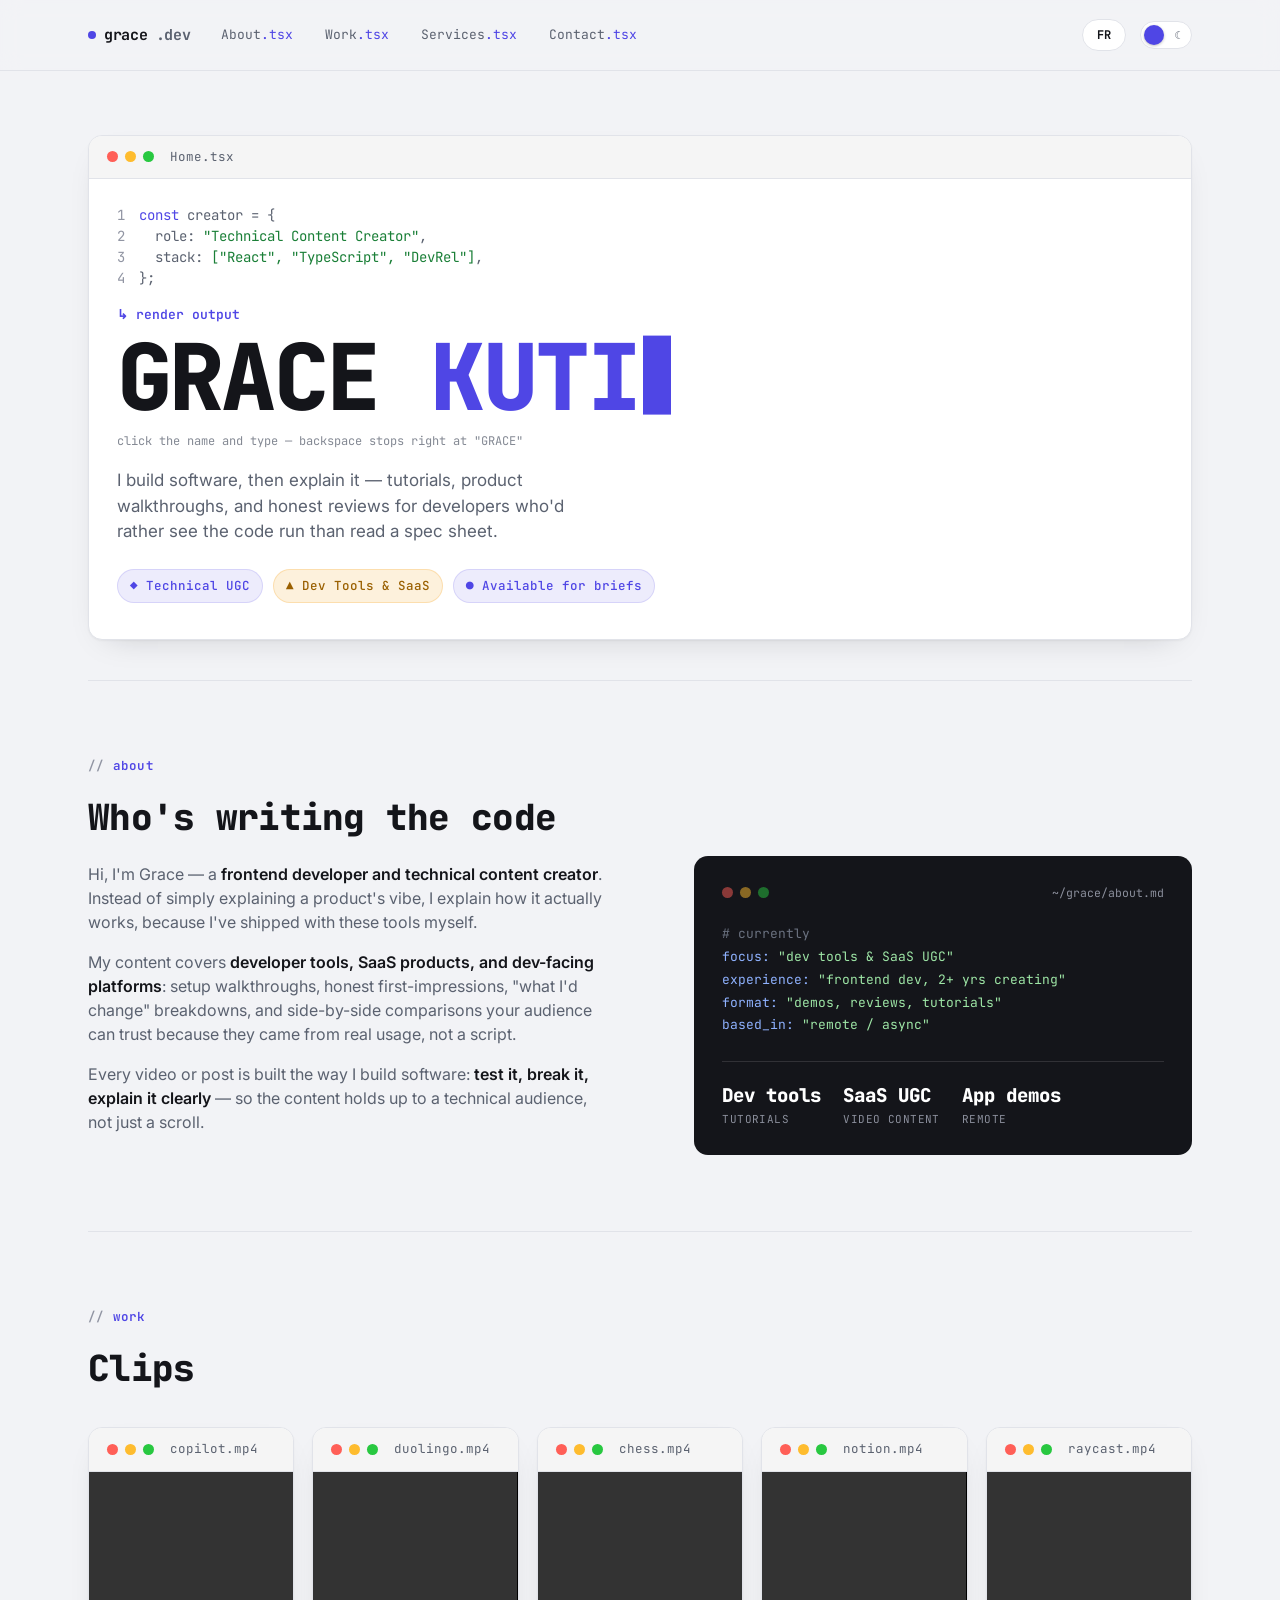
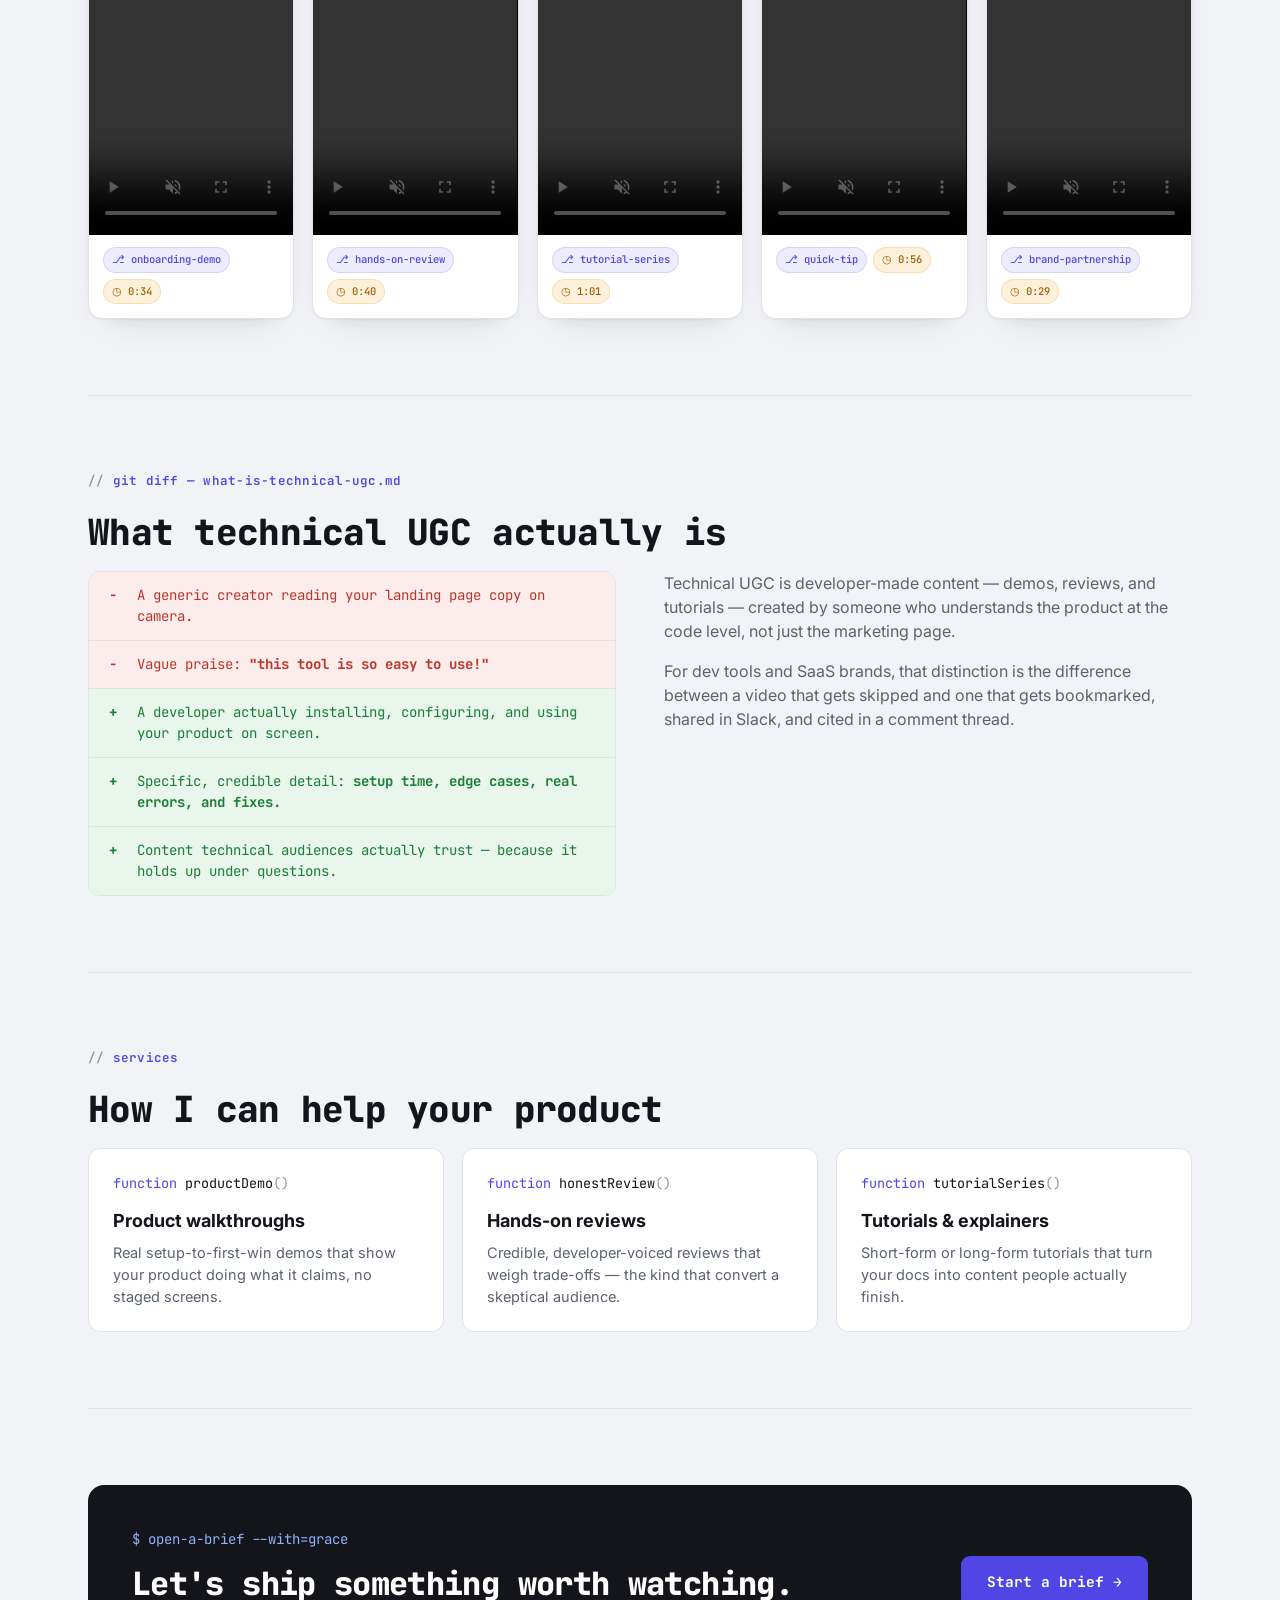
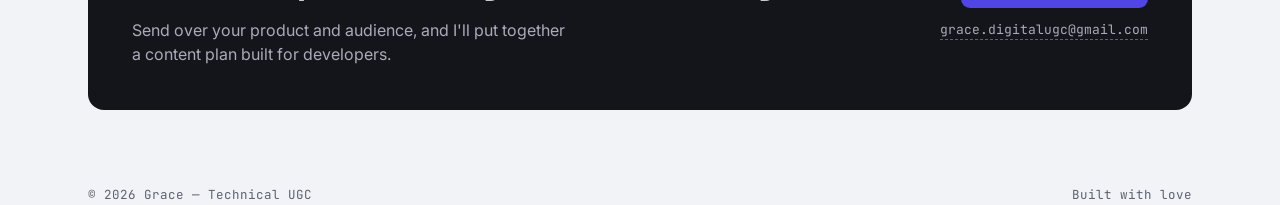
<file: index.html>
<!DOCTYPE html>
<html lang="en">
<head>
<meta charset="UTF-8">
<meta name="viewport" content="width=device-width, initial-scale=1.0">
<title>Grace — Technical UGC Creator</title>
<link rel="icon" type="image/png" href="./Pages/favicon/favicon-removebg-preview.png" sizes="32x32">
<link rel="preconnect" href="https://fonts.googleapis.com">
<link rel="stylesheet" href="./Pages/style.css">
<link href="https://fonts.googleapis.com/css2?family=JetBrains+Mono:wght@400;500;700;800&family=Inter:wght@400;500;600;700&display=swap" rel="stylesheet">

</head>
<body>
 
<header class="nav">
  <div class="nav-inner">
    <div class="logo"><span class="dot"></span>grace<span style="color:var(--muted)">.dev</span></div>
    <nav class="tabs">
      <a href="#about"><span data-i18n="nav.about">About</span><span class="ext">.tsx</span></a>
      <a href="#work"><span data-i18n="nav.work">Work</span><span class="ext">.tsx</span></a>
      <a href="#services"><span data-i18n="nav.services">Services</span><span class="ext">.tsx</span></a>
      <a href="#contact"><span data-i18n="nav.contact">Contact</span><span class="ext">.tsx</span></a>
    </nav>
    <div class="nav-controls">
      <button id="langToggle" class="ctrl-btn" aria-label="Switch language / Changer de langue">FR</button>
      <label class="theme-switch">
        <input type="checkbox" id="themeCheckbox" aria-label="Toggle dark mode">
        <span class="track"><span class="thumb"></span></span>
      </label>
      <!-- Hamburger: only visible under 860px via CSS, opens the stacked mobile link list below -->
      <button id="menuToggle" class="menu-toggle" aria-label="Open menu" aria-expanded="false" aria-controls="mobilePanel">
        <span></span>
      </button>
    </div>
  </div>
  <!-- Mobile-only stacked nav links, toggled by the hamburger above -->
  <nav id="mobilePanel" class="mobile-panel">
    <a href="#about" data-i18n="nav.about">About</a>
    <a href="#work" data-i18n="nav.work">Work</a>
    <a href="#services" data-i18n="nav.services">Services</a>
    <a href="#contact" data-i18n="nav.contact">Contact</a>
  </nav>
</header>
 
<main class="wrap">
 
  <!-- HERO -->
  <section class="hero" style="border-top:none;">
    <div class="editor">
      <div class="chrome">
        <div class="traffic"><span class="r"></span><span class="y"></span><span class="g"></span></div>
        <div class="filename">Home.tsx</div>
      </div>
      <div class="code-pane">
        <div><span class="ln">1</span><span class="kw">const</span> creator = {</div>
        <div><span class="ln">2</span>&nbsp;&nbsp;role: <span class="str">"Technical Content Creator"</span>,</div>
        <div><span class="ln">3</span>&nbsp;&nbsp;stack: <span class="str">["React", "TypeScript", "DevRel"]</span>,</div>
        <div><span class="ln">4</span>};</div>
      </div>
      <div class="render-out">
        <p class="render-label" data-i18n="hero.eyebrow">↳ render output</p>
        <h1 class="name-render" id="nameRender">
          <span class="name-fixed">GRACE</span><span id="nameExtra" class="name-extra" contenteditable="true" spellcheck="false" translate="no" tabindex="0"></span><span class="type-cursor" id="typeCursor"></span>
        </h1>
        <p class="type-hint" data-i18n="hero.typeHint">click the name and type — backspace stops right at "GRACE"</p>
        <p class="tagline" data-i18n="hero.tagline">I build software, then explain it — tutorials, product walkthroughs, and honest reviews for developers who'd rather see the code run than read a spec sheet.</p>
        <div class="badges">
          <span class="badge">◆ <span data-i18n="hero.badge1">Technical UGC</span></span>
          <span class="badge warm">▲ <span data-i18n="hero.badge2">Dev Tools &amp; SaaS</span></span>
          <span class="badge">● <span data-i18n="hero.badge3">Available for briefs</span></span>
        </div>
      </div>
    </div>
  </section>
 
  <!-- ABOUT -->
  <section id="about" data-reveal>
    <div class="eyebrow" data-i18n="about.eyebrow">about</div>
    <h2 class="title" data-i18n="about.title">Who's writing the code</h2>
    <div class="about-grid">
      <div class="about-copy">
        <p data-i18n="about.p1">Hi, I'm Grace — a <span class="hl">frontend developer and technical content creator</span>. Instead of simply explaining a product's vibe, I explain how it actually works, because I've shipped with these tools myself.</p>
        <p data-i18n="about.p2">My content covers <span class="hl">developer tools, SaaS products, and dev-facing platforms</span>: setup walkthroughs, honest first-impressions, "what I'd change" breakdowns, and side-by-side comparisons your audience can trust because they came from real usage, not a script.</p>
        <p data-i18n="about.p3">Every video or post is built the way I build software: <span class="hl">test it, break it, explain it clearly</span> — so the content holds up to a technical audience, not just a scroll.</p>
      </div>
      <div class="about-panel">
        <div class="term-top">
          <div class="traffic"><span class="r"></span><span class="y"></span><span class="g"></span></div>
          <div class="path">~/grace/about.md</div>
        </div>
        <pre><span class="c"># currently</span>
<span class="k">focus:</span> <span class="s">"dev tools & SaaS UGC"</span>
<span class="k">experience:</span> <span class="s">"frontend dev, 2+ yrs creating"</span>
<span class="k">format:</span> <span class="s">"demos, reviews, tutorials"</span>
<span class="k">based_in:</span> <span class="s">"remote / async"</span></pre>
        <div class="stat-rail">
          <div><div class="n">Dev tools</div><div class="l" data-i18n="about.stat1">TUTORIALS</div></div>
          <div><div class="n">SaaS UGC</div><div class="l" data-i18n="about.stat2">VIDEO CONTENT</div></div>
          <div><div class="n">App demos</div><div class="l" data-i18n="about.stat3">REMOTE</div></div>
        </div>
      </div>
    </div>
  </section>
 
  <!-- WORK: SAMPLE VIDEOS -->
  <section id="work" data-reveal>
    <div class="eyebrow" data-i18n="work.eyebrow">work</div>
    <h2 class="title" data-i18n="work.title">Clips </h2>
    <p class="section-intro" data-i18n="work.intro"></p>
    <div class="video-grid">
      <div class="editor video-card">
        <div class="chrome">
          <div class="traffic"><span class="r"></span><span class="y"></span><span class="g"></span></div>
          <div class="filename">copilot.mp4</div>
        </div>
        <video controls preload="metadata" muted playsinline
          src="./videos/Copilot.mp4" style="object-fit: contain;">
        </video>
        <div class="video-meta">
          <span class="badge">⎇ onboarding-demo</span>
          <span class="badge warm">◷ 0:34</span>
        </div>
      </div>
      <div class="editor video-card">
        <div class="chrome">
          <div class="traffic"><span class="r"></span><span class="y"></span><span class="g"></span></div>
          <div class="filename">duolingo.mp4</div>
        </div>
        <video controls preload="metadata" muted playsinline
          src="./videos/Duolingo.mp4" style="object-fit: contain;">
        </video>
        <div class="video-meta">
          <span class="badge">⎇ hands-on-review</span>
          <span class="badge warm">◷ 0:40</span>
        </div>
      </div>
      <div class="editor video-card">
        <div class="chrome">
          <div class="traffic"><span class="r"></span><span class="y"></span><span class="g"></span></div>
          <div class="filename">chess.mp4</div>
        </div>
        <video controls preload="metadata" muted playsinline
          src="./videos/Chess.com.mp4" style="object-fit: contain;">
        </video>
        <div class="video-meta">
          <span class="badge">⎇ tutorial-series</span>
          <span class="badge warm">◷ 1:01</span>
        </div>
      </div>
      <div class="editor video-card">
        <div class="chrome">
          <div class="traffic"><span class="r"></span><span class="y"></span><span class="g"></span></div>
          <div class="filename">notion.mp4</div>
        </div>
        <video controls preload="metadata" muted playsinline
          src="./videos/Notion.mp4" style="object-fit: contain;">
        </video>
        <div class="video-meta">
          <span class="badge">⎇ quick-tip</span>
          <span class="badge warm">◷ 0:56</span>
        </div>
      </div>
      <div class="editor video-card">
        <div class="chrome">
          <div class="traffic"><span class="r"></span><span class="y"></span><span class="g"></span></div>
          <div class="filename">raycast.mp4</div>
        </div>
        <video controls preload="metadata" muted playsinline
          src="./videos/Raycast.mp4" style="object-fit: contain;">
        </video>
        <div class="video-meta">
          <span class="badge">⎇ brand-partnership</span>
          <span class="badge warm">◷ 0:29</span>
        </div>
      </div>
    </div>
  </section>
 
  <!-- WHAT IS TECHNICAL UGC -->
  <section id="explainer" data-reveal>
    <div class="eyebrow">git diff — what-is-technical-ugc.md</div>
    <h2 class="title" data-i18n="explainer.title">What technical UGC actually is</h2>
    <div class="ugc-grid">
      <div class="diff">
        <div class="diff-row rem"><span class="diff-mark">−</span><span class="diff-text" data-i18n="diff.rem1">A generic creator reading your landing page copy on camera.</span></div>
        <div class="diff-row rem"><span class="diff-mark">−</span><span class="diff-text" data-i18n="diff.rem2">Vague praise: <b>"this tool is so easy to use!"</b></span></div>
        <div class="diff-row add"><span class="diff-mark">+</span><span class="diff-text" data-i18n="diff.add1">A developer actually installing, configuring, and using your product on screen.</span></div>
        <div class="diff-row add"><span class="diff-mark">+</span><span class="diff-text" data-i18n="diff.add2">Specific, credible detail: <b>setup time, edge cases, real errors, and fixes.</b></span></div>
        <div class="diff-row add"><span class="diff-mark">+</span><span class="diff-text" data-i18n="diff.add3">Content technical audiences actually trust — because it holds up under questions.</span></div>
      </div>
      <div class="ugc-copy">
        <p data-i18n="ugc.p1">Technical UGC is developer-made content — demos, reviews, and tutorials — created by someone who understands the product at the code level, not just the marketing page.</p>
        <p data-i18n="ugc.p2">For dev tools and SaaS brands, that distinction is the difference between a video that gets skipped and one that gets bookmarked, shared in Slack, and cited in a comment thread.</p>
      </div>
    </div>
  </section>
 
  <!-- SERVICES -->
  <section id="services" data-reveal>
    <div class="eyebrow" data-i18n="services.eyebrow">services</div>
    <h2 class="title" data-i18n="services.title">How I can help your product</h2>
    <div class="svc-grid">
      <div class="svc-card">
        <div class="svc-fn">function <span style="color:var(--ink)">productDemo</span><span class="paren">()</span></div>
        <h3 data-i18n="svc1.h3">Product walkthroughs</h3>
        <p data-i18n="svc1.p">Real setup-to-first-win demos that show your product doing what it claims, no staged screens.</p>
      </div>
      <div class="svc-card">
        <div class="svc-fn">function <span style="color:var(--ink)">honestReview</span><span class="paren">()</span></div>
        <h3 data-i18n="svc2.h3">Hands-on reviews</h3>
        <p data-i18n="svc2.p">Credible, developer-voiced reviews that weigh trade-offs — the kind that convert a skeptical audience.</p>
      </div>
      <div class="svc-card">
        <div class="svc-fn">function <span style="color:var(--ink)">tutorialSeries</span><span class="paren">()</span></div>
        <h3 data-i18n="svc3.h3">Tutorials &amp; explainers</h3>
        <p data-i18n="svc3.p">Short-form or long-form tutorials that turn your docs into content people actually finish.</p>
      </div>
    </div>
  </section>
 
  <!-- CONTACT -->
  <section id="contact" data-reveal>
    <div class="contact-panel">
      <div>
        <div class="prompt-line">$ open-a-brief --with=grace</div>
        <h2 data-i18n="contact.title">Let's ship something worth watching.</h2>
        <p data-i18n="contact.p">Send over your product and audience, and I'll put together a content plan built for developers.</p>
      </div>
      <div class="contact-cta">
        <!--
          The button is now a mailto: link, not a plain <button>, so a click
          opens the visitor's own email client with a prefilled subject and
          body they can edit before sending. Replace the address in
          MAILTO_ADDRESS (in the script below) with your real inbox.
          The visible address under the button links to the same mailto
          for anyone who'd rather see/copy the email first.
        -->
        <a id="briefBtn" class="btn" href="mailto:grace.digitalugc@gmail.com" data-i18n="contact.btn">Start a brief →</a>
        <a id="contactEmail" class="contact-email-link" href="mailto:grace.digitalugc@gmail.com">grace.digitalugc@gmail.com</a>
      </div>
    </div>
  </section>
 
</main>
 
<footer class="wrap">
  <div class="foot-row">
    <span data-i18n="footer.text">© 2026 Grace — Technical UGC</span>
    <span data-i18n="footer.stack">Built with love</span>
  </div>
</footer>

<script src="./Pages/script.js"></script>
</body>
</html>
</file>
<file: Pages/style.css>
:root{
    --bg:#F2F3F6;
    --surface:#FFFFFF;
    --ink:#14151A;
    --muted:#5B6270;
    --line:#E1E3E9;
    --accent:#4F46E5;
    --accent-soft:#EDECFC;
    --warm:#F5A524;
    --warm-soft:#FDF1DC;
    --add-bg:#E9F6EC;
    --add-ink:#1A7F37;
    --rem-bg:#FCECEC;
    --rem-ink:#C0342A;
    --code-surface:#14151A;
    --code-ink:#E7E8EC;
    --radius:10px;
    --mono:'JetBrains Mono', ui-monospace, monospace;
    --sans:'Inter', system-ui, sans-serif;
  }
 
  [data-theme="dark"]{
    --bg:#0E0F13;
    --surface:#1A1C24;
    --ink:#F2F3F6;
    --muted:#9BA1B0;
    --line:#2B2E39;
    --accent:#8B93F8;
    --accent-soft:rgba(139,147,248,0.16);
    --warm:#F5B94A;
    --warm-soft:rgba(245,185,74,0.14);
    --add-bg:rgba(58,166,90,0.16);
    --add-ink:#5FD37E;
    --rem-bg:rgba(217,90,80,0.16);
    --rem-ink:#F08477;
  }
 
  *{box-sizing:border-box;}
  html{scroll-behavior:smooth;}
  body{
    margin:0;
    background:var(--bg);
    color:var(--ink);
    font-family:var(--sans);
    -webkit-font-smoothing:antialiased;
    line-height:1.5;
    transition:background .25s ease, color .25s ease;
  }
  a{color:inherit;}
  img{max-width:100%;display:block;}
 
  ::selection{background:var(--accent);color:#fff;}
 
  :focus-visible{
    outline:2px solid var(--accent);
    outline-offset:3px;
    border-radius:4px;
  }
 
  .wrap{max-width:1160px;margin:0 auto;padding:0 28px;}
  @media (max-width:640px){ .wrap{padding:0 18px;} }
 
  /* ---------- NAV ---------- */
  header.nav{
    position:sticky;top:0;z-index:50;
    background:color-mix(in srgb, var(--bg) 85%, transparent);
    backdrop-filter:blur(10px);
    border-bottom:1px solid var(--line);
  }
  .nav-inner{
    display:flex;align-items:center;justify-content:space-between;
    padding:16px 28px;max-width:1160px;margin:0 auto;gap:16px;
  }
  @media (max-width:480px){
    .nav-inner{padding:12px 18px;gap:8px;}
    .logo{font-size:13px;}
  }
  .logo{
    font-family:var(--mono);font-weight:700;font-size:15px;letter-spacing:-0.02em;
    display:flex;align-items:center;gap:8px;flex:none;
  }
  .logo .dot{width:8px;height:8px;border-radius:50%;background:var(--accent);display:inline-block;}
  .tabs{display:flex;gap:2px;font-family:var(--mono);font-size:13px;flex:1;}
  .tabs a{
    padding:8px 14px;color:var(--muted);text-decoration:none;
    border-radius:8px 8px 0 0;border:1px solid transparent;
    transition:color .15s ease, background .15s ease;
  }
  .tabs a:hover{color:var(--ink);background:var(--surface);}
  .tabs a .ext{color:var(--accent);}
  @media (max-width:860px){ .tabs{display:none;} }
 
  /* --- MOBILE NAV: hamburger button, hidden on desktop, shown under 860px --- */
  .menu-toggle{
    display:none;flex:none;
    width:38px;height:38px;align-items:center;justify-content:center;
    background:var(--surface);border:1px solid var(--line);border-radius:9px;
    cursor:pointer;padding:0;
  }
  .menu-toggle span, .menu-toggle span::before, .menu-toggle span::after{
    content:"";display:block;width:16px;height:2px;background:var(--ink);
    position:relative;transition:transform .2s ease, opacity .2s ease;
  }
  .menu-toggle span::before{position:absolute;top:-5px;}
  .menu-toggle span::after{position:absolute;top:5px;}
  .menu-toggle[aria-expanded="true"] span{background:transparent;}
  .menu-toggle[aria-expanded="true"] span::before{transform:translateY(5px) rotate(45deg);}
  .menu-toggle[aria-expanded="true"] span::after{transform:translateY(-5px) rotate(-45deg);}
  @media (max-width:860px){ .menu-toggle{display:flex;} }
 
  /* --- MOBILE NAV: dropdown panel with the same links, stacked --- */
  .mobile-panel{
    display:none;flex-direction:column;gap:2px;
    padding:10px 28px 16px;border-top:1px solid var(--line);
  }
  .mobile-panel.open{display:flex;}
  .mobile-panel a{
    font-family:var(--mono);font-size:14px;color:var(--muted);text-decoration:none;
    padding:10px 4px;border-bottom:1px solid var(--line);
  }
  .mobile-panel a:last-of-type{border-bottom:none;}
  .mobile-panel a .ext{color:var(--accent);}
  @media (min-width:861px){ .mobile-panel{display:none !important;} }
 
  .nav-controls{display:flex;align-items:center;gap:14px;flex:none;}
  .ctrl-btn{
    font-family:var(--mono);font-size:12px;font-weight:700;
    background:var(--surface);color:var(--ink);
    border:1px solid var(--line);border-radius:999px;
    padding:7px 13px;cursor:pointer;letter-spacing:0.02em;
    transition:border-color .15s ease, transform .15s ease, background .15s ease;
    min-width:44px;
  }
  .ctrl-btn:hover{border-color:var(--accent);transform:translateY(-1px);}
 
  .theme-switch{
    position:relative;display:inline-flex;align-items:center;cursor:pointer;
    width:52px;height:28px;flex:none;
  }
  .theme-switch input{position:absolute;opacity:0;width:100%;height:100%;margin:0;cursor:pointer;}
  .theme-switch .track{
    position:absolute;inset:0;border-radius:999px;
    background:var(--surface);border:1px solid var(--line);
    transition:background .2s ease, border-color .2s ease;
  }
  .theme-switch .track::before{
    content:"☀";position:absolute;left:7px;top:50%;transform:translateY(-50%);
    font-size:11px;line-height:1;color:var(--warm);
  }
  .theme-switch .track::after{
    content:"☾";position:absolute;right:7px;top:50%;transform:translateY(-50%);
    font-size:11px;line-height:1;color:var(--muted);
  }
  .theme-switch .thumb{
    position:absolute;top:3px;left:3px;width:20px;height:20px;border-radius:50%;
    background:var(--accent);
    transition:transform .2s ease;
    box-shadow:0 1px 3px rgba(0,0,0,0.25);
  }
  .theme-switch input:checked ~ .track .thumb{transform:translateX(24px);}
  .theme-switch input:focus-visible ~ .track{outline:2px solid var(--accent);outline-offset:3px;}
 
  /* ---------- HERO ---------- */
  .hero{padding:64px 0 40px;}
  @media (max-width:640px){ .hero{padding:32px 0 24px;} }
  .editor{
    background:var(--surface);
    border:1px solid var(--line);
    border-radius:14px;
    box-shadow:0 1px 2px rgba(20,21,26,0.04), 0 12px 32px -20px rgba(20,21,26,0.25);
    overflow:hidden;
    transition:background .25s ease, border-color .25s ease;
  }
  .chrome{
    display:flex;align-items:center;gap:16px;
    padding:12px 18px;border-bottom:1px solid var(--line);
    background:color-mix(in srgb, var(--surface) 92%, var(--ink) 4%);
  }
  @media (max-width:640px){ .chrome{padding:10px 14px;gap:10px;} }
  .traffic{display:flex;gap:7px;}
  .traffic span{width:11px;height:11px;border-radius:50%;display:inline-block;}
  .traffic .r{background:#FF5F57;} .traffic .y{background:#FEBC2E;} .traffic .g{background:#28C840;}
  .filename{font-family:var(--mono);font-size:12.5px;color:var(--muted);}
 
  .code-pane{padding:26px 28px 8px;font-family:var(--mono);font-size:14px;color:var(--muted);}
  @media (max-width:640px){ .code-pane{padding:16px 16px 4px;font-size:11.5px;} }
  .code-pane .ln{color:#9195A3;user-select:none;display:inline-block;width:22px;}
  .code-pane .kw{color:var(--accent);}
  .code-pane .str{color:var(--add-ink);}
  .code-pane .prop{color:var(--ink);}
 
  .render-out{padding:8px 28px 36px;}
  @media (max-width:640px){ .render-out{padding:6px 16px 24px;} }
  .render-label{margin:0 0 4px;color:var(--accent);font-family:var(--mono);font-size:13px;font-weight:600;}
  .name-render{
    font-family:var(--mono);font-weight:800;
    font-size:clamp(34px, 8vw, 92px);
    line-height:0.98;letter-spacing:-0.03em;
    margin:6px 0 0;
    display:flex;flex-wrap:wrap;align-items:baseline;
  }
  @media (max-width:400px){ .name-render{font-size:clamp(28px, 11vw, 40px);} }
  .name-fixed{white-space:nowrap;}
  .name-extra{
    outline:none;white-space:pre-wrap;word-break:break-word;min-width:2px;
    caret-color:var(--accent);color:var(--accent);
  }
  .type-cursor{
    display:inline-block;width:0.5ch;height:0.86em;background:var(--accent);
    animation:blink 1.1s step-end infinite;margin-left:4px;transform:translateY(0.05em);
  }
  .name-extra:focus ~ .type-cursor{display:none;}
  @keyframes blink{50%{opacity:0;}}
  .type-hint{
    font-family:var(--mono);font-size:12px;color:var(--muted);
    margin:10px 0 0;opacity:0.75;
  }
 
  .tagline{
    font-family:var(--sans);font-size:17px;color:var(--muted);
    max-width:44ch;margin:18px 0 24px;
  }
 
  .badges{display:flex;flex-wrap:wrap;gap:10px;}
  .badge{
    display:inline-flex;align-items:center;gap:8px;
    font-family:var(--mono);font-size:12.5px;font-weight:500;
    padding:7px 12px;border-radius:999px;
    background:var(--accent-soft);color:var(--accent);
    border:1px solid rgba(79,70,229,0.15);
  }
  .badge.warm{background:var(--warm-soft);color:#9A6000;border-color:rgba(245,165,36,0.25);}
  [data-theme="dark"] .badge.warm{color:var(--warm);}
  .badge b{font-weight:800;}
 
  /* ---------- SECTION SHELL ---------- */
  section{padding:76px 0;border-top:1px solid var(--line);}
  .eyebrow{
    font-family:var(--mono);font-size:12.5px;font-weight:600;
    color:var(--accent);letter-spacing:0.02em;
    display:flex;align-items:center;gap:8px;margin-bottom:14px;
  }
  .eyebrow::before{content:"//";color:#9195A3;}
  h2.title{
    font-family:var(--mono);font-weight:800;font-size:clamp(26px,4vw,36px);
    letter-spacing:-0.02em;margin:0 0 12px;
  }
  .section-intro{color:var(--muted);font-size:15.5px;margin:0 0 32px;max-width:56ch;}
 
  /* ---------- ABOUT ---------- */
  .about-grid{display:grid;grid-template-columns:1.05fr 0.95fr;gap:56px;align-items:center;}
  @media (max-width:860px){.about-grid{grid-template-columns:1fr;gap:36px;}}
  .about-copy p{color:var(--muted);font-size:16px;margin:0 0 16px;max-width:52ch;}
  .about-copy p .hl{color:var(--ink);font-weight:600;}
 
  .about-panel{
    position:relative;background:var(--code-surface);border-radius:14px;
    padding:28px;overflow:hidden;color:var(--code-ink);
  }
  @media (max-width:640px){ .about-panel{padding:20px;} }
  .about-panel .term-top{display:flex;align-items:center;justify-content:space-between;margin-bottom:22px;}
  .about-panel .term-top .traffic span{opacity:.5;}
  .about-panel .term-top .path{font-family:var(--mono);font-size:11.5px;color:#8B8F9C;}
  .about-panel pre{
    margin:0;font-family:var(--mono);font-size:13px;line-height:1.75;
    white-space:pre-wrap;color:#C6CAD6;
  }
  .about-panel pre .k{color:#8FB2FF;} .about-panel pre .s{color:#9EE6A6;} .about-panel pre .c{color:#6B7280;}
  .stat-rail{
    display:flex;gap:22px;margin-top:24px;padding-top:20px;
    border-top:1px solid rgba(255,255,255,0.12);
  }
  .stat-rail div{font-family:var(--mono);}
  .stat-rail .n{font-size:19px;font-weight:800;color:#fff;}
  .stat-rail .l{font-size:11px;color:#8B8F9C;letter-spacing:0.04em;}
 
  /* ---------- WORK / SAMPLE VIDEOS ---------- */
  .video-grid{display:grid;grid-template-columns:repeat(auto-fit, minmax(150px, 1fr));gap:18px;}
  @media (max-width:640px){.video-grid{grid-template-columns:repeat(2, 1fr);}}
  @media (max-width:400px){.video-grid{grid-template-columns:1fr;}}
  .video-card{transition:transform .15s ease, box-shadow .15s ease;}
  .video-card:hover{transform:translateY(-3px);}
  .video-card video{
    display:block;width:100%;aspect-ratio:9/16;background:#000;object-fit:cover;
  }
  .video-meta{padding:12px 14px 14px;display:flex;flex-wrap:wrap;gap:6px;}
  .video-meta .badge{font-size:10.5px;padding:4px 8px;}
 
  /* ---------- DIFF (What is Technical UGC) ---------- */
  .diff{
    background:var(--surface);border:1px solid var(--line);border-radius:12px;
    overflow:hidden;font-family:var(--mono);font-size:14px;
  }
  .diff-row{display:flex;align-items:flex-start;gap:14px;padding:13px 20px;border-bottom:1px solid var(--line);}
  .diff-row:last-child{border-bottom:none;}
  .diff-row.rem{background:var(--rem-bg);}
  .diff-row.add{background:var(--add-bg);}
  .diff-mark{width:14px;flex:none;font-weight:700;}
  .diff-row.rem .diff-mark{color:var(--rem-ink);}
  .diff-row.add .diff-mark{color:var(--add-ink);}
  .diff-row.rem .diff-text{color:var(--rem-ink);}
  .diff-row.add .diff-text{color:var(--add-ink);}
  .diff-text{font-size:14px;}
  .diff-text b{font-weight:700;}
  .ugc-copy p{color:var(--muted);font-size:16px;max-width:56ch;margin:0 0 16px;}
 
  .ugc-grid{display:grid;grid-template-columns:1fr 1fr;gap:48px;align-items:start;}
  @media (max-width:860px){.ugc-grid{grid-template-columns:1fr;}}
 
  /* ---------- SERVICES ---------- */
  .svc-grid{display:grid;grid-template-columns:repeat(3,1fr);gap:18px;}
  @media (max-width:860px){.svc-grid{grid-template-columns:1fr;}}
  .svc-card{
    background:var(--surface);border:1px solid var(--line);border-radius:12px;
    padding:24px;transition:transform .15s ease, box-shadow .15s ease, border-color .15s ease;
  }
  .svc-card:hover{transform:translateY(-3px);box-shadow:0 14px 30px -18px rgba(20,21,26,0.3);border-color:color-mix(in srgb, var(--line) 40%, var(--ink) 20%);}
  .svc-fn{font-family:var(--mono);font-size:13.5px;color:var(--accent);margin-bottom:14px;}
  .svc-fn .paren{color:#9195A3;}
  .svc-card h3{font-size:18px;margin:0 0 8px;font-weight:700;}
  .svc-card p{color:var(--muted);font-size:14.5px;margin:0;}
 
  /* ---------- CONTACT ---------- */
  .contact-panel{
    background:var(--code-surface);border-radius:16px;padding:44px;color:#fff;
    display:grid;grid-template-columns:1fr auto;gap:32px;align-items:center;
  }
  @media (max-width:720px){.contact-panel{grid-template-columns:1fr;text-align:left;}}
  @media (max-width:640px){
    .contact-panel{padding:28px 22px;}
    .contact-panel .btn{width:100%;}
  }
  .contact-panel h2{
    font-family:var(--mono);font-size:clamp(24px,4vw,32px);font-weight:800;margin:0 0 10px;letter-spacing:-0.02em;
  }
  .contact-panel p{color:#A9ACB8;margin:0;max-width:44ch;}
  .prompt-line{font-family:var(--mono);color:#8FB2FF;font-size:14px;margin-bottom:10px;}
  .contact-cta{display:flex;flex-direction:column;align-items:flex-end;gap:12px;}
  @media (max-width:720px){ .contact-cta{align-items:flex-start;} }
  .btn{
    font-family:var(--mono);font-weight:700;font-size:14.5px;
    background:var(--accent);color:#fff;border:none;
    padding:15px 26px;border-radius:9px;cursor:pointer;
    white-space:nowrap;transition:background .15s ease, transform .15s ease;
    text-decoration:none;display:inline-block;text-align:center;
  }
  .btn:hover{background:#4338CA;transform:translateY(-1px);}
  .contact-email-link{
    font-family:var(--mono);font-size:13px;color:#A9ACB8;
    text-decoration:none;border-bottom:1px dashed rgba(169,172,184,0.5);
  }
  .contact-email-link:hover{color:#fff;border-color:#fff;}
 
  footer{padding:34px 0 50px;}
  .foot-row{
    display:flex;justify-content:space-between;align-items:center;
    font-family:var(--mono);font-size:12.5px;color:var(--muted);flex-wrap:wrap;gap:10px;
  }
 
  [data-reveal]{opacity:0;transform:translateY(14px);transition:opacity .6s ease, transform .6s ease;}
  [data-reveal].in{opacity:1;transform:translateY(0);}
 
  @media (prefers-reduced-motion: reduce){
    *{animation-duration:0.001ms !important;animation-iteration-count:1 !important;transition-duration:0.001ms !important;scroll-behavior:auto !important;}
    [data-reveal]{opacity:1;transform:none;}
  }
</file>
